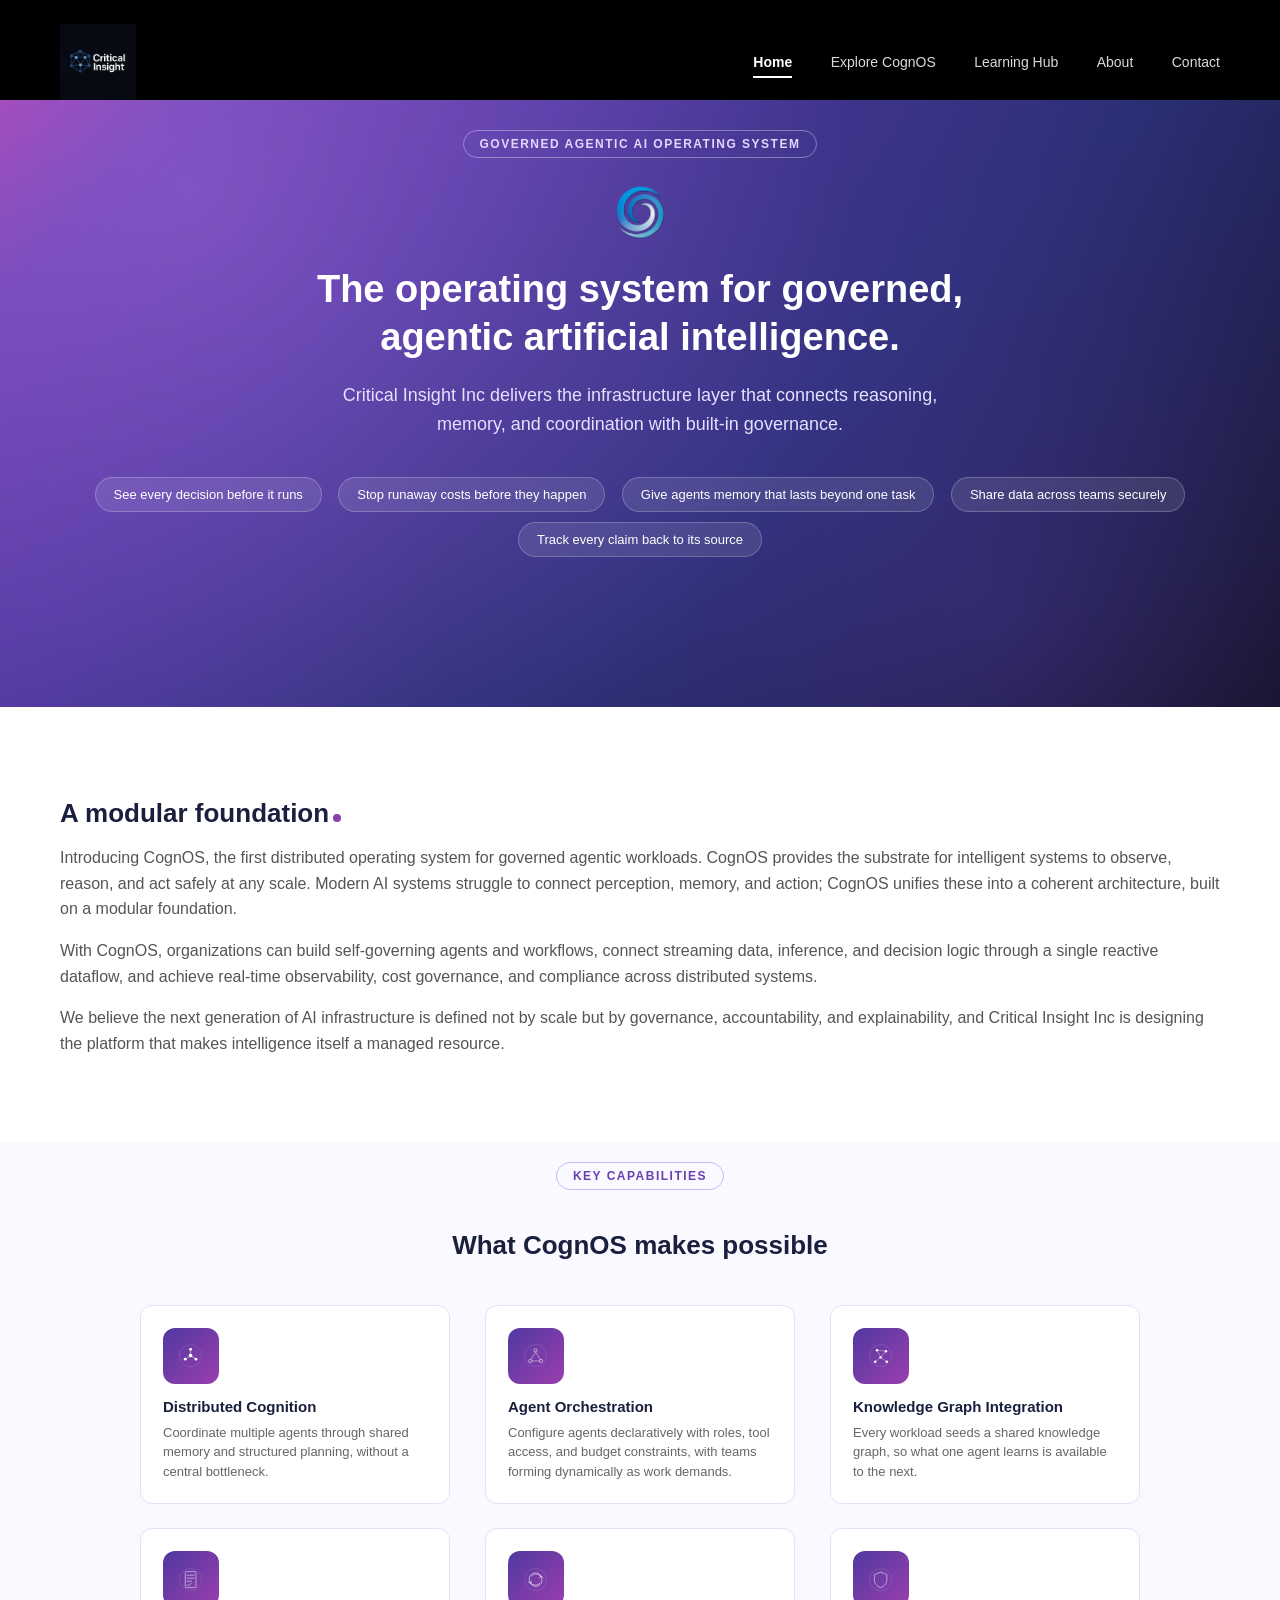
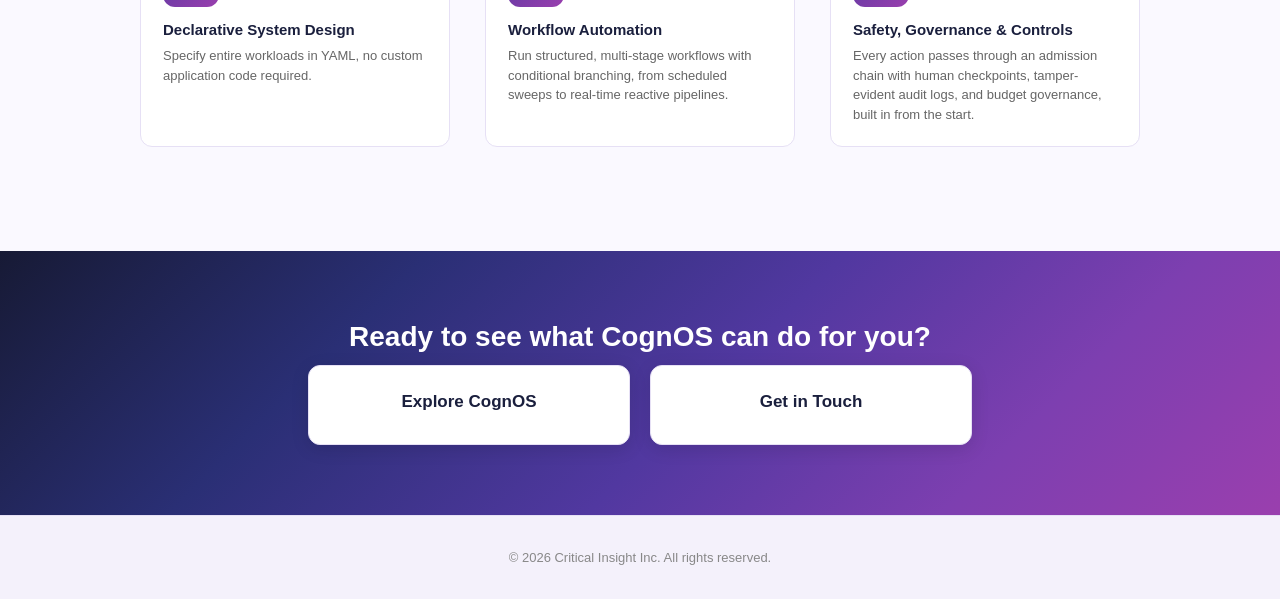
<file: index.html>
<!DOCTYPE html>
<html>
<head>
  <!-- Google tag (gtag.js) -->
<script async src="https://www.googletagmanager.com/gtag/js?id=G-FMWPZR3SEM"></script>
<script>
  window.dataLayer = window.dataLayer || [];
  function gtag(){dataLayer.push(arguments);}
  gtag('js', new Date());
  gtag('config', 'G-FMWPZR3SEM');
</script>
<meta charset="UTF-8">
<meta name="viewport" content="width=device-width, initial-scale=1.0">
<title>CognOS by Critical Insight Inc. | Governed Agentic AI Operating System</title>
<meta name="description" content="CognOS is the operating system for governed AI agents — orchestration, shared knowledge, and built-in safety controls, enforced underneath every workload." />
<link rel="canonical" href="https://www.criticalinsight.ai/" />
<meta property="og:title" content="CognOS by Critical Insight Inc. | Governed Agentic AI Operating System" />
<meta property="og:description" content="CognOS is the operating system for governed AI agents — orchestration, shared knowledge, and built-in safety controls, enforced underneath every workload." />
<meta property="og:type" content="website" />
<meta property="og:url" content="https://www.criticalinsight.ai/" />
<meta name="twitter:card" content="summary_large_image" />
<meta property="og:image" content="https://www.criticalinsight.ai/og-image.jpg" />
<meta name="twitter:image" content="https://www.criticalinsight.ai/og-image.jpg" />
<link rel="stylesheet" href="styles.css" />
  <style>
  .hero {
    position: relative;
    padding: 30px 60px 110px;
    background: linear-gradient(135deg, #9a3fae 0%, #6a3fae 10%, #5138a0 30%, #2a2f75 60%, #0d0d1a 100%);
    overflow: hidden;
    color: #fff;
    text-align: center;
  }
  h1 { font-size:38px; line-height:1.25; font-weight:600; max-width:780px; margin:0 auto 20px; position:relative; }
  p.sub { font-size:18px; color:#e6dfff; max-width:620px; margin:0 auto 38px; line-height:1.6; position:relative; }
  @media (max-width: 700px) {
    .nav { padding:18px 20px; position:relative; }
    .nav-toggle { display:block; }
    .nav-links {
      display:none; position:absolute; top:56px; left:20px; right:20px;
      background:#1c1440; border:1px solid rgba(255,255,255,0.15); border-radius:10px;
      padding:8px 0; flex-direction:column; z-index:10;
    }
    .nav-links.open { display:flex; }
    .nav-links a { margin:0; padding:12px 20px; border-bottom:1px solid rgba(255,255,255,0.08); }
    .nav-links a:last-child { border-bottom:none; }
    .nav-item { display:block; margin-left:0; }
    .nav-item > a { display:block; padding:12px 20px; border-bottom:1px solid rgba(255,255,255,0.08); }
    .nav-dropdown { display:block !important; position:static; margin-top:0; border:none; border-radius:0; background:rgba(255,255,255,0.05); padding:0; }
    .nav-dropdown a { padding-left:36px; font-size:13px; border-bottom:1px solid rgba(255,255,255,0.05); }
    .hero { padding:20px 24px 60px; }
    .ci-logo-wrap img { height:60px; }
    h1 { font-size:26px; }
    p.sub { font-size:15px; }
    .beats { padding-bottom:6px; }
    .beat { font-size:12px; padding:7px 12px; }
    .body-section, .capabilities, .closing { padding:44px 24px; }
    .body-section h2, .capabilities h2 { font-size:21px; }
    .cap-grid { display:block; }
    .cap-card { width:100%; margin:0 0 16px; }
    .closing-inner { flex-direction:column; }
  }
    .nav-strip { position:relative; z-index:100; }
  </style>
</head>
<body>
  <div class="nav-strip">
    <div class="nav">
      <div class="nav-left">
        <img src="[data-uri]" alt="Critical Insight Inc.">
      </div>
      <div class="nav-links" id="navLinks">
        <a href="index.html" class="active">Home</a>
        <div class="nav-item">
          <a href="CognOS.html">Explore CognOS</a>
          <div class="nav-dropdown">
            <a href="explore_cognos_domains.html">Domains</a>
            <a href="explore_cognos_industries.html">Industries</a>
          </div>
        </div>
        <div class="nav-item">
          <a href="learning-hub.html">Learning Hub</a>
          <div class="nav-dropdown">
            <a href="security.html">Security</a>
          </div>
        </div>
        <a href="about.html">About</a>
        <a href="contact.html">Contact</a>
      </div>
      <button class="nav-toggle" id="navToggle" aria-label="Toggle menu">
        <span></span><span></span><span></span>
      </button>
    </div>
  </div>
  <div class="hero">
    <span class="eyebrow">GOVERNED AGENTIC AI OPERATING SYSTEM</span>
    <div class="swirl-wrap">
      <img src="[data-uri]" alt="CognOS">
    </div>
    <h1>The operating system for governed, agentic artificial intelligence.</h1>
    <p class="sub">Critical Insight Inc delivers the infrastructure layer that connects reasoning, memory, and coordination with built-in governance.</p>
    <div class="beats">
      <div class="beat">See every decision before it runs</div>
      <div class="beat">Stop runaway costs before they happen</div>
      <div class="beat">Give agents memory that lasts beyond one task</div>
      <div class="beat">Share data across teams securely</div>
      <div class="beat">Track every claim back to its source</div>
    </div>
  </div>

  <div class="body-section">
    <h2>A modular foundation<span class="accent-dot"></span></h2>
    <p>Introducing CognOS, the first distributed operating system for governed agentic workloads. CognOS provides the substrate for intelligent systems to observe, reason, and act safely at any scale. Modern AI systems struggle to connect perception, memory, and action; CognOS unifies these into a coherent architecture, built on a modular foundation.</p>
    <p>With CognOS, organizations can build self-governing agents and workflows, connect streaming data, inference, and decision logic through a single reactive dataflow, and achieve real-time observability, cost governance, and compliance across distributed systems.</p>
    <p>We believe the next generation of AI infrastructure is defined not by scale but by governance, accountability, and explainability, and Critical Insight Inc is designing the platform that makes intelligence itself a managed resource.</p>
  </div>

  <div class="capabilities">
    <span class="cap-eyebrow">KEY CAPABILITIES</span>
    <h2>What CognOS makes possible</h2>
    <div class="cap-grid">
      <div class="cap-card">
        <div class="cap-icon"><svg viewBox="0 0 220 220" xmlns="http://www.w3.org/2000/svg">
          <circle cx="110" cy="110" r="62" fill="none" stroke="#ffffff" stroke-opacity="0.4" stroke-width="1.5"/>
          <line x1="110" y1="110" x2="110" y2="75" stroke="#ffffff" stroke-width="3"/>
          <line x1="110" y1="110" x2="140" y2="130" stroke="#ffffff" stroke-width="3"/>
          <line x1="110" y1="110" x2="80" y2="130" stroke="#ffffff" stroke-width="3"/>
          <circle cx="110" cy="110" r="10" fill="#ffffff"/>
          <circle cx="110" cy="75" r="8" fill="#ffffff"/>
          <circle cx="140" cy="130" r="8" fill="#ffffff"/>
          <circle cx="80" cy="130" r="8" fill="#ffffff"/>
        </svg></div>
        <h3>Distributed Cognition</h3>
        <p>Coordinate multiple agents through shared memory and structured planning, without a central bottleneck.</p>
      </div>
      <div class="cap-card">
        <div class="cap-icon"><svg viewBox="0 0 220 220" xmlns="http://www.w3.org/2000/svg">
          <circle cx="110" cy="110" r="62" fill="none" stroke="#ffffff" stroke-opacity="0.4" stroke-width="1.5"/>
          <circle cx="110" cy="80" r="9" fill="none" stroke="#ffffff" stroke-width="3"/>
          <circle cx="80" cy="140" r="9" fill="none" stroke="#ffffff" stroke-width="3"/>
          <circle cx="140" cy="140" r="9" fill="none" stroke="#ffffff" stroke-width="3"/>
          <line x1="110" y1="89" x2="84" y2="132" stroke="#ffffff" stroke-width="2.5"/>
          <line x1="110" y1="89" x2="136" y2="132" stroke="#ffffff" stroke-width="2.5"/>
          <line x1="89" y1="140" x2="131" y2="140" stroke="#ffffff" stroke-width="2.5"/>
        </svg></div>
        <h3>Agent Orchestration</h3>
        <p>Configure agents declaratively with roles, tool access, and budget constraints, with teams forming dynamically as work demands.</p>
      </div>
      <div class="cap-card">
        <div class="cap-icon"><svg viewBox="0 0 220 220" xmlns="http://www.w3.org/2000/svg">
          <circle cx="110" cy="110" r="62" fill="none" stroke="#ffffff" stroke-opacity="0.4" stroke-width="1.5"/>
          <line x1="90" y1="80" x2="140" y2="85" stroke="#ffffff" stroke-width="2"/>
          <line x1="90" y1="80" x2="110" y2="120" stroke="#ffffff" stroke-width="2"/>
          <line x1="140" y1="85" x2="110" y2="120" stroke="#ffffff" stroke-width="2"/>
          <line x1="110" y1="120" x2="80" y2="145" stroke="#ffffff" stroke-width="2"/>
          <line x1="110" y1="120" x2="145" y2="145" stroke="#ffffff" stroke-width="2"/>
          <circle cx="90" cy="80" r="7" fill="#ffffff"/>
          <circle cx="140" cy="85" r="7" fill="#ffffff"/>
          <circle cx="110" cy="120" r="7" fill="#ffffff"/>
          <circle cx="80" cy="145" r="7" fill="#ffffff"/>
          <circle cx="145" cy="145" r="7" fill="#ffffff"/>
        </svg></div>
        <h3>Knowledge Graph Integration</h3>
        <p>Every workload seeds a shared knowledge graph, so what one agent learns is available to the next.</p>
      </div>
      <div class="cap-card">
        <div class="cap-icon"><svg viewBox="0 0 220 220" xmlns="http://www.w3.org/2000/svg">
          <circle cx="110" cy="110" r="62" fill="none" stroke="#ffffff" stroke-opacity="0.4" stroke-width="1.5"/>
          <rect x="80" y="65" width="60" height="90" rx="6" fill="none" stroke="#ffffff" stroke-width="3"/>
          <line x1="90" y1="85" x2="130" y2="85" stroke="#ffffff" stroke-width="3" stroke-linecap="round"/>
          <line x1="90" y1="102" x2="130" y2="102" stroke="#ffffff" stroke-width="3" stroke-linecap="round"/>
          <line x1="90" y1="119" x2="115" y2="119" stroke="#ffffff" stroke-width="3" stroke-linecap="round"/>
          <path d="M90 138 l8 8 l16 -16" fill="none" stroke="#ffffff" stroke-width="3" stroke-linecap="round" stroke-linejoin="round"/>
        </svg></div>
        <h3>Declarative System Design</h3>
        <p>Specify entire workloads in YAML, no custom application code required.</p>
      </div>
      <div class="cap-card">
        <div class="cap-icon"><svg viewBox="0 0 220 220" xmlns="http://www.w3.org/2000/svg">
          <circle cx="110" cy="110" r="62" fill="none" stroke="#ffffff" stroke-opacity="0.4" stroke-width="1.5"/>
          <path d="M 85 90 A 35 35 0 1 1 80 130" fill="none" stroke="#ffffff" stroke-width="3" stroke-linecap="round"/>
          <path d="M 80 130 L 68 122 M 80 130 L 88 118" fill="none" stroke="#ffffff" stroke-width="3" stroke-linecap="round" stroke-linejoin="round"/>
          <path d="M 135 130 A 35 35 0 1 1 140 90" fill="none" stroke="#ffffff" stroke-width="3" stroke-linecap="round"/>
          <path d="M 140 90 L 152 98 M 140 90 L 132 102" fill="none" stroke="#ffffff" stroke-width="3" stroke-linecap="round" stroke-linejoin="round"/>
        </svg></div>
        <h3>Workflow Automation</h3>
        <p>Run structured, multi-stage workflows with conditional branching, from scheduled sweeps to real-time reactive pipelines.</p>
      </div>
      <div class="cap-card">
        <div class="cap-icon"><svg viewBox="0 0 220 220" xmlns="http://www.w3.org/2000/svg">
          <circle cx="110" cy="110" r="62" fill="none" stroke="#ffffff" stroke-opacity="0.4" stroke-width="1.5"/>
          <path d="M 110 68 L 145 82 L 145 112 C 145 132 130 148 110 155 C 90 148 75 132 75 112 L 75 82 Z" fill="none" stroke="#ffffff" stroke-width="3" stroke-linejoin="round"/>
        </svg></div>
        <h3>Safety, Governance & Controls</h3>
        <p>Every action passes through an admission chain with human checkpoints, tamper-evident audit logs, and budget governance, built in from the start.</p>
      </div>
    </div>
  </div>

  <div class="closing">
    <h2>Ready to see what CognOS can do for you?</h2>
    <div class="closing-inner">
      <a href="CognOS.html" class="link-card">
        <div class="link-card-title">Explore CognOS</div>
      </a>
      <a href="contact.html" class="link-card">
        <div class="link-card-title">Get in Touch</div>
      </a>
    </div>
  </div>

  <div class="footer">
    <p>&copy; 2026 Critical Insight Inc. All rights reserved.</p>
  </div>
  <script src="script.js"></script>
</body>
</html>
</file>
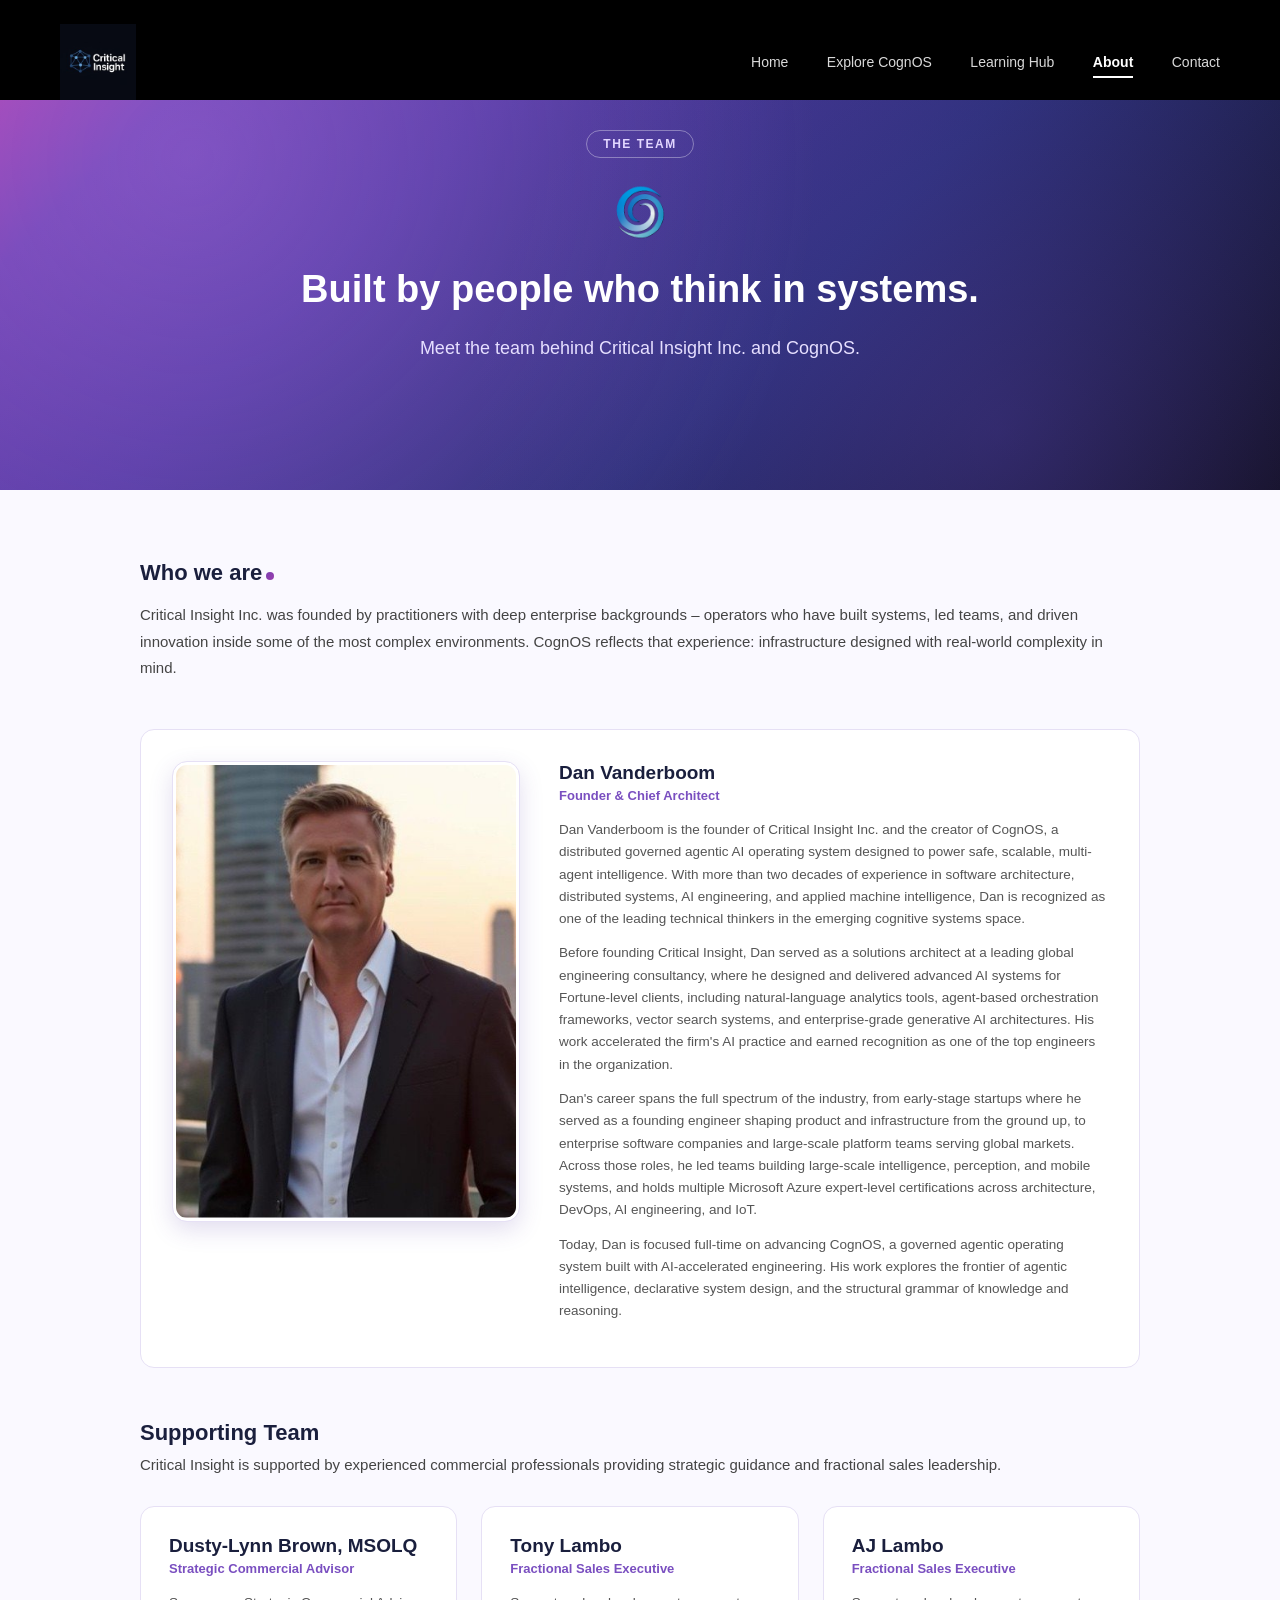
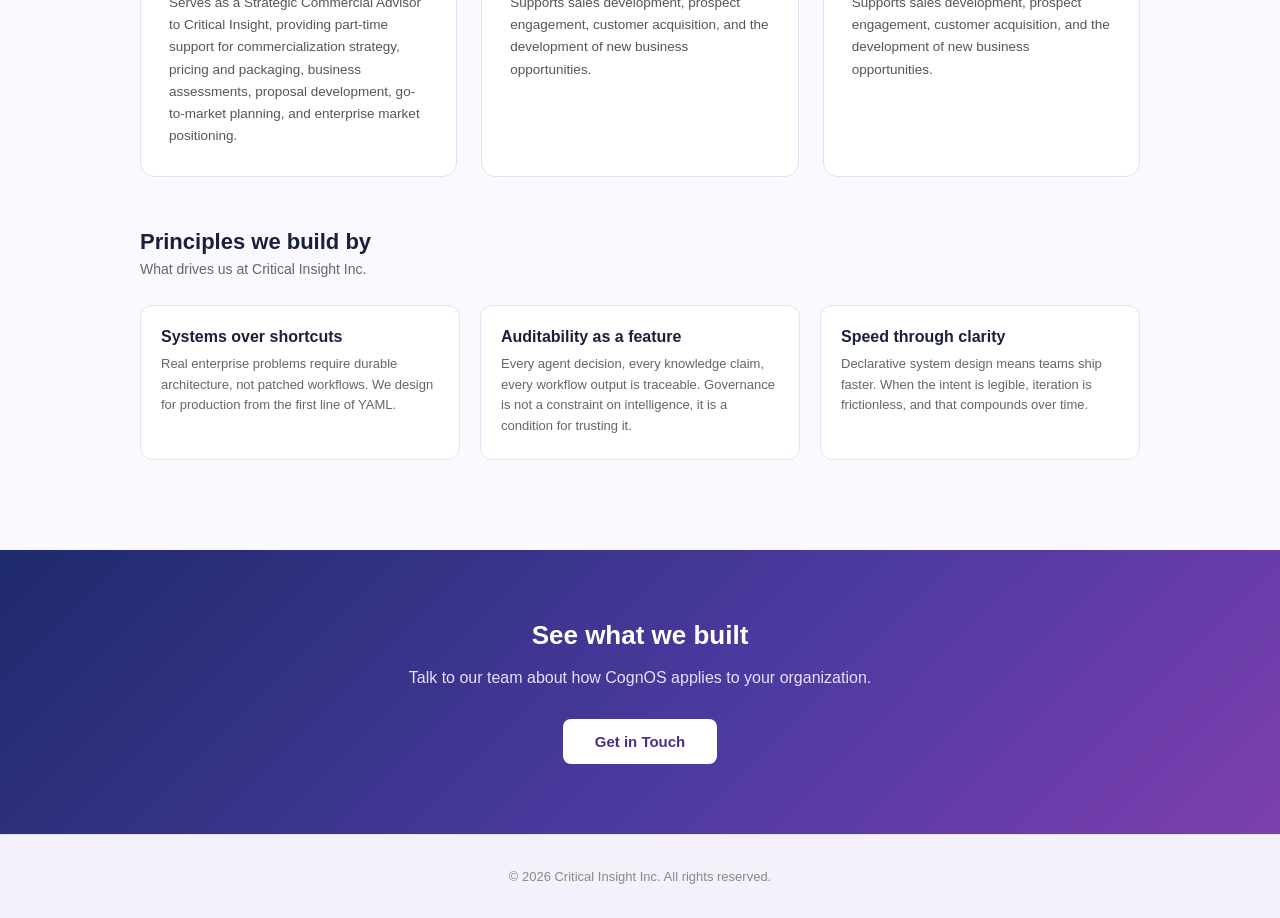
<file: about.html>
<!DOCTYPE html>
<html>
<head>
  <!-- Google tag (gtag.js) -->
<script async src="https://www.googletagmanager.com/gtag/js?id=G-FMWPZR3SEM"></script>
<script>
  window.dataLayer = window.dataLayer || [];
  function gtag(){dataLayer.push(arguments);}
  gtag('js', new Date());
  gtag('config', 'G-FMWPZR3SEM');
</script>
<meta charset="UTF-8">
<meta name="viewport" content="width=device-width, initial-scale=1.0">
<title>About Us | Critical Insight Inc.</title>
<meta name="description" content="Meet the team behind Critical Insight Inc. and CognOS, the operating system for governed, agentic AI." />
<link rel="canonical" href="https://www.criticalinsight.ai/about.html" />
<meta property="og:title" content="About Us | Critical Insight Inc." />
<meta property="og:description" content="Meet the team behind Critical Insight Inc. and CognOS, the operating system for governed, agentic AI." />
<meta property="og:type" content="website" />
<meta property="og:url" content="https://www.criticalinsight.ai/about.html" />
<meta name="twitter:card" content="summary_large_image" />
<meta property="og:image" content="https://www.criticalinsight.ai/og-image.jpg" />
<meta name="twitter:image" content="https://www.criticalinsight.ai/og-image.jpg" />
<link rel="stylesheet" href="styles.css" />
  <style>
  .hero {
    position: relative;
    padding: 30px 60px 90px;
    background: linear-gradient(135deg, #9a3fae 0%, #6a3fae 10%, #5138a0 30%, #2a2f75 60%, #0d0d1a 100%);
    overflow: hidden;
    color: #fff;
    text-align: center;
  }
  h1 { font-size:38px; line-height:1.25; font-weight:600; max-width:780px; margin:0 auto 20px; position:relative; }
  p.sub { font-size:18px; color:#e6dfff; max-width:620px; margin:0 auto 38px; line-height:1.6; position:relative; }
  @media (max-width: 900px) { .team-grid { grid-template-columns:1fr; } }
  @media (max-width: 900px) { .module-grid { grid-template-columns:1fr; } }
  @media (max-width: 700px) {
    .nav { padding:18px 20px; position:relative; }
    .nav-toggle { display:block; }
    .nav-links {
      display:none; position:absolute; top:56px; left:20px; right:20px;
      background:#1c1440; border:1px solid rgba(255,255,255,0.15); border-radius:10px;
      padding:8px 0; flex-direction:column; z-index:10;
    }
    .nav-links.open { display:flex; }
    .nav-links > a { margin:0; padding:12px 20px; border-bottom:1px solid rgba(255,255,255,0.08); }
    .nav-links > a:last-child { border-bottom:none; }
    .nav-item { display:block; margin-left:0; }
    .nav-item > a { display:block; padding:12px 20px; border-bottom:1px solid rgba(255,255,255,0.08); }
    .nav-dropdown { display:block !important; position:static; margin-top:0; border:none; border-radius:0; background:rgba(255,255,255,0.05); padding:0; }
    .nav-dropdown a { padding-left:36px; font-size:13px; border-bottom:1px solid rgba(255,255,255,0.05); }
    .hero { padding:20px 24px 56px; }
    h1 { font-size:24px; }
    p.sub { font-size:15px; }
    .cards-section { padding:44px 24px; }
    .platform-card { flex-direction:column; align-items:flex-start; }
    .cards-grid { flex-direction:column; }
  }
    
    .lead-grid { display:block !important; grid-template-columns:none !important; }
    .lead-card { display:flex !important; flex-direction:row; align-items:flex-start; gap:40px; width:100%; box-sizing:border-box; text-align:left; padding:32px; }
    .lead-card .team-photo { width:340px; max-width:38%; height:auto; aspect-ratio:3/4; object-fit:cover; object-position:top center; flex-shrink:0; border-radius:14px; margin:0; }
    .lead-card .team-info { flex:1; min-width:0; text-align:left; }
    .lead-card .team-info h3, .lead-card .team-role { text-align:left; }
    .support-grid { display:grid; grid-template-columns:repeat(3,1fr); gap:24px; }
    .support-card { background:#fff; border:1px solid #e6e0f5; border-radius:14px; padding:28px; box-sizing:border-box; text-align:left; }
    .support-card h3 { font-size:19px; color:#1a1f3d; margin:0 0 4px; }
    .support-role { font-size:13px; font-weight:600; color:#7a4fc0; margin:0 0 16px; }
    .support-bio { font-size:13.5px; color:#555; line-height:1.65; margin:0; }
    @media (max-width: 900px) {
      .lead-card { flex-direction:column; gap:20px; padding:24px; }
      .lead-card .team-photo { width:100%; max-width:100%; aspect-ratio:4/5; max-height:420px; margin:0; }
      .support-grid { grid-template-columns:1fr; }
    }
    .nav-strip { position:relative; z-index:100; }
  </style>
</head>
<body>
  <div class="hero-wrap">
  <div class="nav-strip">
    <div class="nav">
      <div class="nav-left">
        <img src="[data-uri]" alt="Critical Insight Inc.">
      </div>
      <div class="nav-links" id="navLinks">
        <a href="index.html">Home</a>
        <div class="nav-item">
          <a href="CognOS.html">Explore CognOS</a>
          <div class="nav-dropdown">
            <a href="explore_cognos_domains.html">Domains</a>
            <a href="explore_cognos_industries.html">Industries</a>
          </div>
        </div>
        <div class="nav-item">
          <a href="learning-hub.html">Learning Hub</a>
          <div class="nav-dropdown">
            <a href="security.html">Security</a>
          </div>
        </div>
        <a href="about.html" class="active">About</a>
        <a href="contact.html">Contact</a>
      </div>
      <button class="nav-toggle" id="navToggle" aria-label="Toggle menu">
        <span></span><span></span><span></span>
      </button>
    </div>
  </div>
  <div class="hero">
    <span class="eyebrow">THE TEAM</span>
    <div class="cognos-lockup">
      <img src="[data-uri]" alt="CognOS" >
    </div>
    <h1>Built by people who think in systems.</h1>
    <p class="sub">Meet the team behind Critical Insight Inc. and CognOS.</p>
  </div>
  </div>

  <div class="cards-section">
    <div class="cards-wrap">
      <h2 style="font-size:22px;color:#1a1f3d;margin:0 0 16px;">Who we are<span class="accent-dot"></span></h2>
      <p style="font-size:15px;color:#444;line-height:1.75;margin:0 0 48px;">Critical Insight Inc. was founded by practitioners with deep enterprise backgrounds – operators who have built systems, led teams, and driven innovation inside some of the most complex environments. CognOS reflects that experience: infrastructure designed with real‑world complexity in mind.</p>

      <div class="team-grid lead-grid">
          <div class="team-card lead-card">
          <img class="team-photo" src="[data-uri]" alt="Dan Vanderboom">
          <div class="team-info">
            <h3>Dan Vanderboom</h3>
            <p class="team-role">Founder &amp; Chief Architect</p>
            <p class="team-bio">Dan Vanderboom is the founder of Critical Insight Inc. and the creator of CognOS, a distributed governed agentic AI operating system designed to power safe, scalable, multi-agent intelligence. With more than two decades of experience in software architecture, distributed systems, AI engineering, and applied machine intelligence, Dan is recognized as one of the leading technical thinkers in the emerging cognitive systems space.</p>
            <p class="team-bio">Before founding Critical Insight, Dan served as a solutions architect at a leading global engineering consultancy, where he designed and delivered advanced AI systems for Fortune-level clients, including natural-language analytics tools, agent-based orchestration frameworks, vector search systems, and enterprise-grade generative AI architectures. His work accelerated the firm's AI practice and earned recognition as one of the top engineers in the organization.</p>
            <p class="team-bio">Dan's career spans the full spectrum of the industry, from early-stage startups where he served as a founding engineer shaping product and infrastructure from the ground up, to enterprise software companies and large-scale platform teams serving global markets. Across those roles, he led teams building large-scale intelligence, perception, and mobile systems, and holds multiple Microsoft Azure expert-level certifications across architecture, DevOps, AI engineering, and IoT.</p>
            <p class="team-bio">Today, Dan is focused full-time on advancing CognOS, a governed agentic operating system built with AI-accelerated engineering. His work explores the frontier of agentic intelligence, declarative system design, and the structural grammar of knowledge and reasoning.</p>
          </div>
        </div>
      </div>

      <h2 style="font-size:22px;color:#1a1f3d;margin:52px 0 6px;">Supporting Team</h2>
      <p style="font-size:15px;color:#444;line-height:1.75;margin:0 0 28px;">Critical Insight is supported by experienced commercial professionals providing strategic guidance and fractional sales leadership.</p>
      <div class="support-grid">
        <div class="support-card">
          <h3>Dusty-Lynn Brown, MSOLQ</h3>
          <p class="support-role">Strategic Commercial Advisor</p>
          <p class="support-bio">Serves as a Strategic Commercial Advisor to Critical Insight, providing part-time support for commercialization strategy, pricing and packaging, business assessments, proposal development, go-to-market planning, and enterprise market positioning.</p>
        </div>
        <div class="support-card">
          <h3>Tony Lambo</h3>
          <p class="support-role">Fractional Sales Executive</p>
          <p class="support-bio">Supports sales development, prospect engagement, customer acquisition, and the development of new business opportunities.</p>
        </div>
        <div class="support-card">
          <h3>AJ Lambo</h3>
          <p class="support-role">Fractional Sales Executive</p>
          <p class="support-bio">Supports sales development, prospect engagement, customer acquisition, and the development of new business opportunities.</p>
        </div>
      </div>


      <h2 style="font-size:22px;color:#1a1f3d;margin:52px 0 6px;">Principles we build by</h2>
      <p style="font-size:14px;color:#666;margin:0 0 28px;">What drives us at Critical Insight Inc.</p>
      <div class="module-grid">
        <div class="module-card"><h3>Systems over shortcuts</h3><p>Real enterprise problems require durable architecture, not patched workflows. We design for production from the first line of YAML.</p></div>
        <div class="module-card"><h3>Auditability as a feature</h3><p>Every agent decision, every knowledge claim, every workflow output is traceable. Governance is not a constraint on intelligence, it is a condition for trusting it.</p></div>
        <div class="module-card"><h3>Speed through clarity</h3><p>Declarative system design means teams ship faster. When the intent is legible, iteration is frictionless, and that compounds over time.</p></div>
      </div>
    </div>
  </div>

  <div class="cta-band">
    <h2>See what we built</h2>
    <p>Talk to our team about how CognOS applies to your organization.</p>
    <a href="contact.html" class="cta-btn">Get in Touch</a>
  </div>

  <div class="footer">
    <p>&copy; 2026 Critical Insight Inc. All rights reserved.</p>
  </div>
  <script src="script.js"></script>
</body>
</html>
</file>
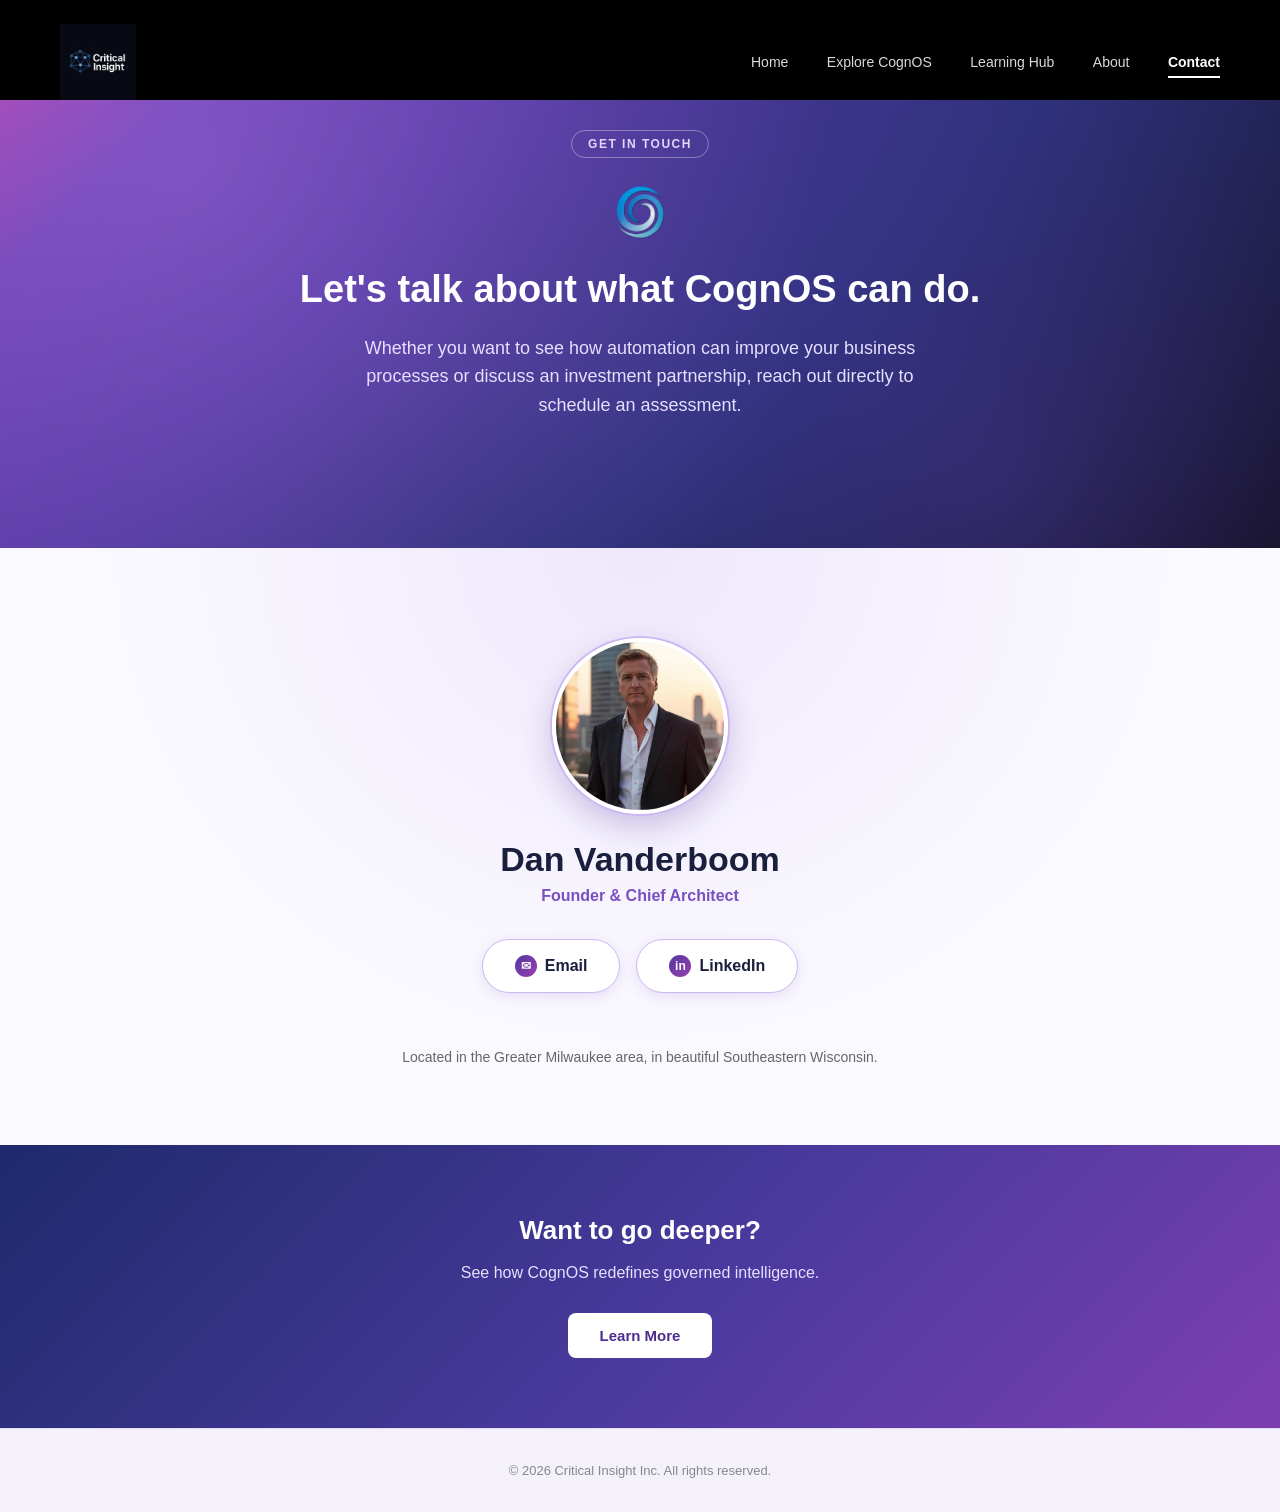
<file: contact.html>
<!DOCTYPE html>
<html>
<head>
  <!-- Google tag (gtag.js) -->
<script async src="https://www.googletagmanager.com/gtag/js?id=G-FMWPZR3SEM"></script>
<script>
  window.dataLayer = window.dataLayer || [];
  function gtag(){dataLayer.push(arguments);}
  gtag('js', new Date());
  gtag('config', 'G-FMWPZR3SEM');
</script>
<meta charset="UTF-8">
<meta name="viewport" content="width=device-width, initial-scale=1.0">
<title>Contact Us | Critical Insight Inc.</title>
<meta name="description" content="Get in touch with Critical Insight Inc. to learn more about CognOS." />
<link rel="canonical" href="https://www.criticalinsight.ai/contact.html" />
<meta property="og:title" content="Contact Us | Critical Insight Inc." />
<meta property="og:description" content="Get in touch with Critical Insight Inc. to learn more about CognOS." />
<meta property="og:type" content="website" />
<meta property="og:url" content="https://www.criticalinsight.ai/contact.html" />
<meta name="twitter:card" content="summary_large_image" />
<meta property="og:image" content="https://www.criticalinsight.ai/og-image.jpg" />
<meta name="twitter:image" content="https://www.criticalinsight.ai/og-image.jpg" />
<link rel="stylesheet" href="styles.css" />
  <style>
  .hero {
    position: relative;
    padding: 30px 60px 90px;
    background: linear-gradient(135deg, #9a3fae 0%, #6a3fae 10%, #5138a0 30%, #2a2f75 60%, #0d0d1a 100%);
    overflow: hidden;
    color: #fff;
    text-align: center;
  }
  h1 { font-size:38px; line-height:1.25; font-weight:600; max-width:780px; margin:0 auto 20px; position:relative; }
  p.sub { font-size:18px; color:#e6dfff; max-width:620px; margin:0 auto 38px; line-height:1.6; position:relative; }
  .contact-btn { display:inline-flex; align-items:center; gap:8px; background:#faf9ff; border:1px solid #e6e0f5; border-radius:10px; padding:10px 18px; margin:0 10px 10px 0; text-decoration:none; color:#1a1f3d; font-size:14px; font-weight:500; transition:background 0.2s; }
  @media (max-width: 900px) { .team-grid { grid-template-columns:1fr; } }
  @media (max-width: 900px) { .module-grid { grid-template-columns:1fr; } }
  @media (max-width: 700px) {
    .nav { padding:18px 20px; position:relative; }
    .nav-toggle { display:block; }
    .nav-links {
      display:none; position:absolute; top:56px; left:20px; right:20px;
      background:#1c1440; border:1px solid rgba(255,255,255,0.15); border-radius:10px;
      padding:8px 0; flex-direction:column; z-index:10;
    }
    .nav-links.open { display:flex; }
    .nav-links > a { margin:0; padding:12px 20px; border-bottom:1px solid rgba(255,255,255,0.08); }
    .nav-links > a:last-child { border-bottom:none; }
    .nav-item { display:block; margin-left:0; }
    .nav-item > a { display:block; padding:12px 20px; border-bottom:1px solid rgba(255,255,255,0.08); }
    .nav-dropdown { display:block !important; position:static; margin-top:0; border:none; border-radius:0; background:rgba(255,255,255,0.05); padding:0; }
    .nav-dropdown a { padding-left:36px; font-size:13px; border-bottom:1px solid rgba(255,255,255,0.05); }
    .hero { padding:20px 24px 56px; }
    h1 { font-size:24px; }
    p.sub { font-size:15px; }
    .cards-section { padding:44px 24px; }
    .platform-card { flex-direction:column; align-items:flex-start; }
    .cards-grid { flex-direction:column; }
  }
  .contact-section { padding:90px 24px 80px; background:radial-gradient(ellipse at 50% 0%, #efe8fb 0%, #faf9ff 60%); }
  .contact-person { text-align:center; }
  .contact-photo { width:168px; height:168px; border-radius:50%; object-fit:cover; object-position:top center; display:block; margin:0 auto 26px; border:4px solid #fff; box-shadow:0 0 0 2px #cdb8f2, 0 12px 32px rgba(81,56,160,0.28); }
  .contact-name { font-size:34px; color:#1a1f3d; margin:0 0 8px; font-weight:600; }
  .contact-role { font-size:16px; color:#7a4fc0; font-weight:600; margin:0 0 34px; }
  .contact-actions { display:flex; justify-content:center; gap:16px; flex-wrap:wrap; }
  .contact-actions .contact-btn { margin:0; padding:15px 32px; font-size:16px; font-weight:600; border-radius:999px; background:#fff; border:1.5px solid #cdb8f2; box-shadow:0 4px 14px rgba(122,79,192,0.14); }
  .contact-actions .contact-btn:hover { background:#f0ebfb; }
  .contact-loc { text-align:center; font-size:14px; color:#666; margin:56px 0 0; }
  @media (max-width: 700px) {
    .contact-section { padding:56px 24px 52px; }
    .contact-photo { width:140px; height:140px; }
    .contact-name { font-size:28px; }
    .contact-actions { flex-direction:column; max-width:320px; margin:0 auto; }
    .contact-actions .contact-btn { justify-content:center; }
    .contact-loc { margin-top:40px; }
  }
    .nav-strip { position:relative; z-index:100; }
  </style>
</head>
<body>
  <div class="hero-wrap">
  <div class="nav-strip">
    <div class="nav">
      <div class="nav-left">
        <img src="[data-uri]" alt="Critical Insight Inc.">
      </div>
      <div class="nav-links" id="navLinks">
        <a href="index.html">Home</a>
        <div class="nav-item">
          <a href="CognOS.html">Explore CognOS</a>
          <div class="nav-dropdown">
            <a href="explore_cognos_domains.html">Domains</a>
            <a href="explore_cognos_industries.html">Industries</a>
          </div>
        </div>
        <div class="nav-item">
          <a href="learning-hub.html">Learning Hub</a>
          <div class="nav-dropdown">
            <a href="security.html">Security</a>
          </div>
        </div>
        <a href="about.html">About</a>
        <a href="contact.html" class="active">Contact</a>
      </div>
      <button class="nav-toggle" id="navToggle" aria-label="Toggle menu">
        <span></span><span></span><span></span>
      </button>
    </div>
  </div>
  <div class="hero">
    <span class="eyebrow">GET IN TOUCH</span>
    <div class="cognos-lockup">
      <img src="[data-uri]" alt="CognOS" >
    </div>
    <h1>Let's talk about what CognOS can do.</h1>
    <p class="sub">Whether you want to see how automation can improve your business processes or discuss an investment partnership, reach out directly to schedule an assessment.</p>
  </div>
  </div>

  <div class="cards-section contact-section">
    <div class="cards-wrap">
      <div class="contact-person">
        <img class="contact-photo" src="[data-uri]" alt="Dan Vanderboom">
        <h3 class="contact-name">Dan Vanderboom</h3>
        <p class="contact-role">Founder &amp; Chief Architect</p>
        <div class="contact-actions">
          <a href="mailto:dan@criticalinsight.ai" class="contact-btn">
            <span class="contact-btn__icon">&#9993;</span> Email
          </a>
          <a href="https://www.linkedin.com/in/danvanderboom/" target="_blank" rel="noopener" class="contact-btn">
            <span class="contact-btn__icon">in</span> LinkedIn
          </a>
        </div>
      </div>

      <p class="contact-loc">Located in the Greater Milwaukee area, in beautiful Southeastern Wisconsin.</p>
    </div>
  </div>

  <div class="cta-band">
    <h2>Want to go deeper?</h2>
    <p>See how CognOS redefines governed intelligence.</p>
    <a href="CognOS.html" class="cta-btn">Learn More</a>
  </div>

  <div class="footer">
    <p>&copy; 2026 Critical Insight Inc. All rights reserved.</p>
  </div>
  <script src="script.js"></script>
</body>
</html>
</file>
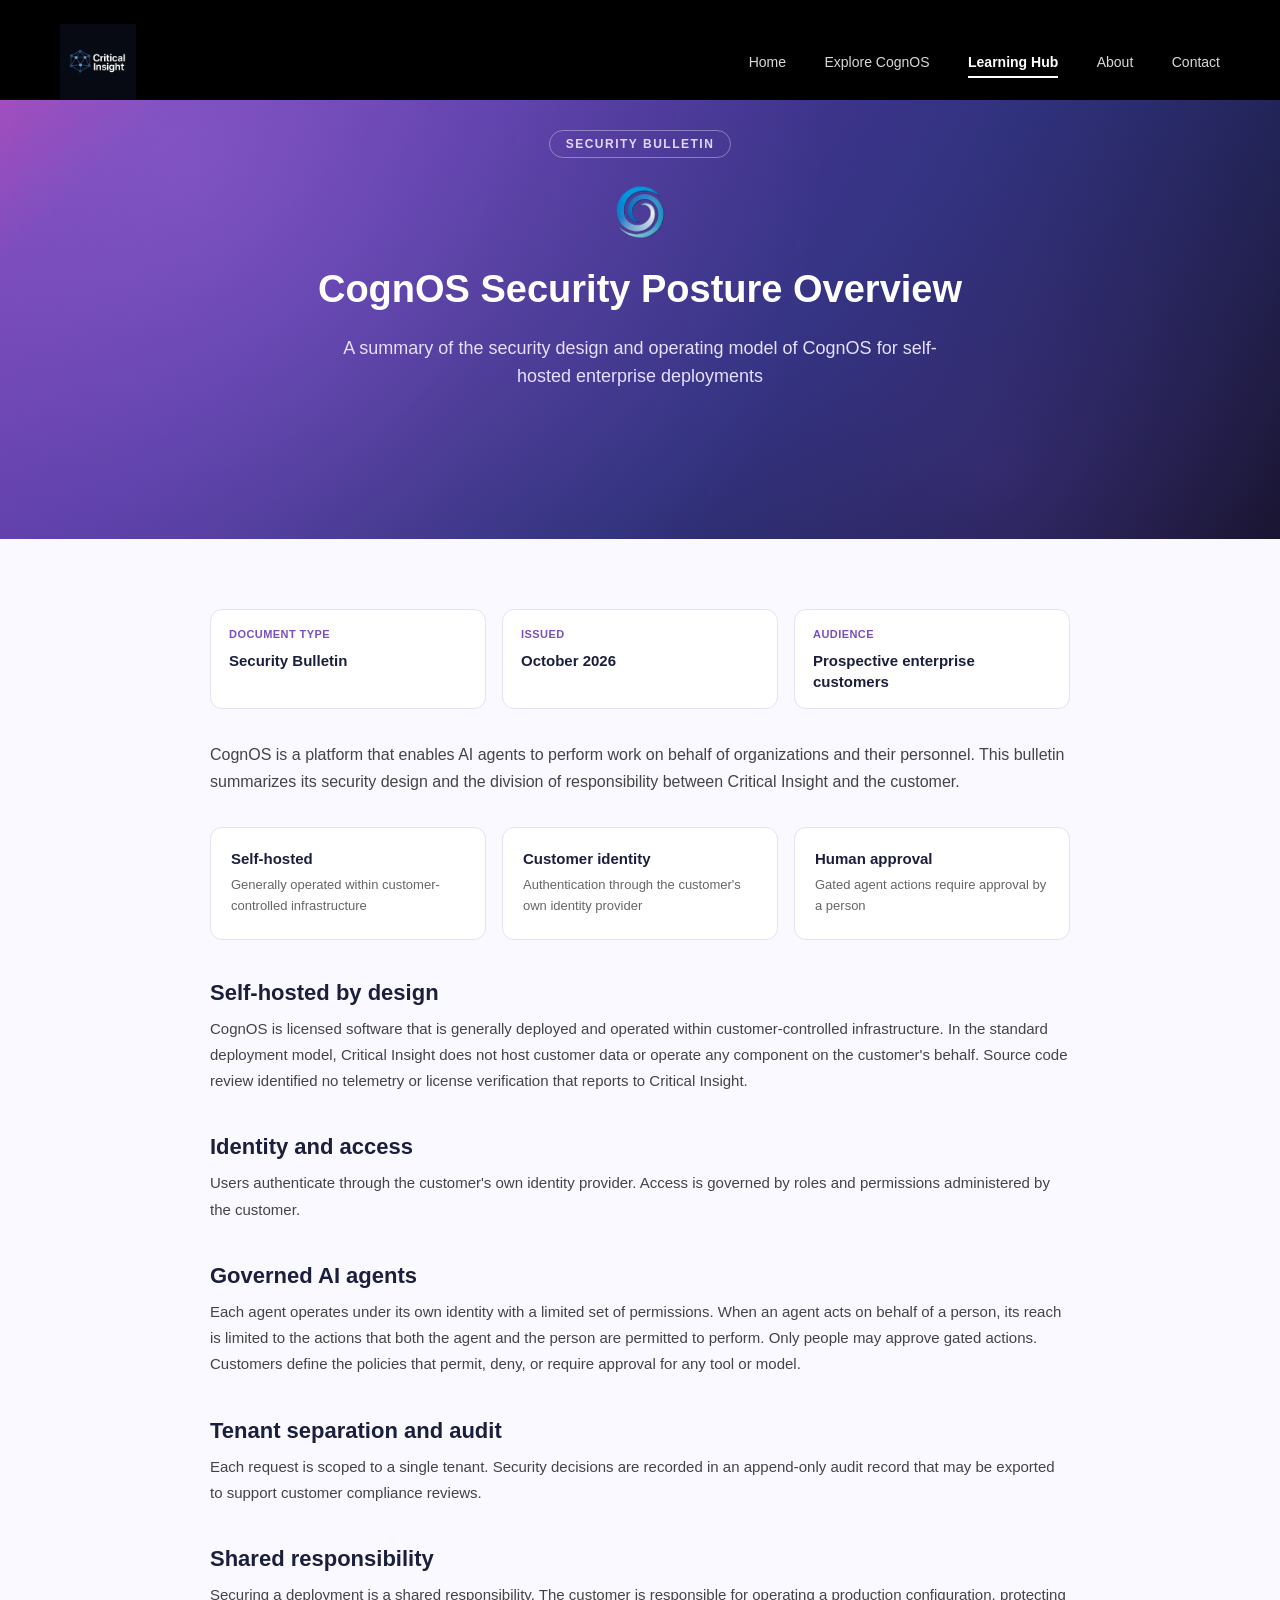
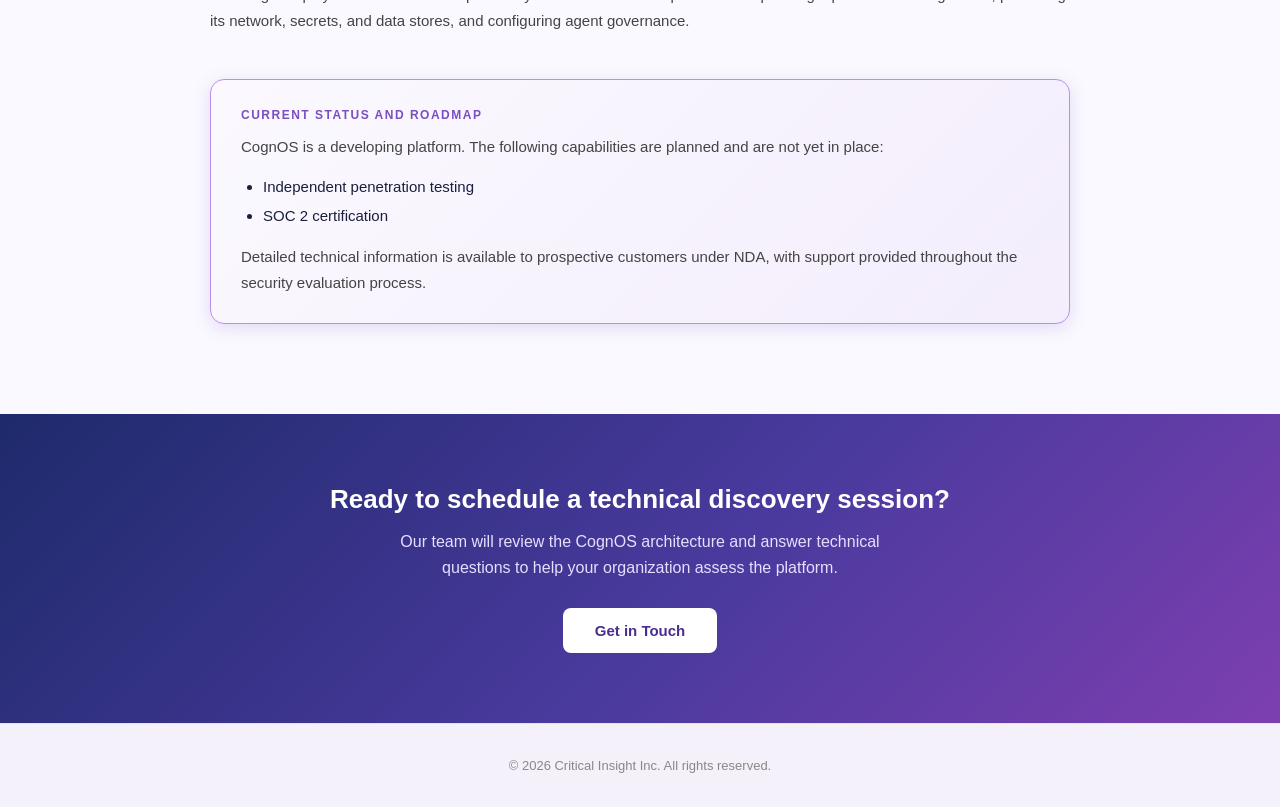
<file: security.html>
<!DOCTYPE html>
<html>
<head>
  <!-- Google tag (gtag.js) -->
<script async src="https://www.googletagmanager.com/gtag/js?id=G-FMWPZR3SEM"></script>
<script>
  window.dataLayer = window.dataLayer || [];
  function gtag(){dataLayer.push(arguments);}
  gtag('js', new Date());
  gtag('config', 'G-FMWPZR3SEM');
</script>
<meta charset="UTF-8">
<meta name="viewport" content="width=device-width, initial-scale=1.0">
<title>CognOS Security Posture Overview | Critical Insight Inc.</title>
<meta name="description" content="A summary of the security design and operating model of CognOS for self-hosted enterprise deployments." />
<link rel="canonical" href="https://www.criticalinsight.ai/security.html" />
<meta property="og:title" content="CognOS Security Posture Overview | Critical Insight Inc." />
<meta property="og:description" content="A summary of the security design and operating model of CognOS for self-hosted enterprise deployments." />
<meta property="og:type" content="website" />
<meta property="og:url" content="https://www.criticalinsight.ai/security.html" />
<meta name="twitter:card" content="summary_large_image" />
<meta property="og:image" content="https://www.criticalinsight.ai/og-image.jpg" />
<meta name="twitter:image" content="https://www.criticalinsight.ai/og-image.jpg" />
<link rel="stylesheet" href="styles.css" />
  <style>
  .hero {
    position: relative;
    padding: 30px 60px 110px;
    background: linear-gradient(135deg, #9a3fae 0%, #6a3fae 10%, #5138a0 30%, #2a2f75 60%, #0d0d1a 100%);
    overflow: hidden;
    color: #fff;
    text-align: center;
  }
  h1 { font-size:38px; line-height:1.25; font-weight:600; max-width:780px; margin:0 auto 20px; position:relative; }
  p.sub { font-size:18px; color:#e6dfff; max-width:620px; margin:0 auto 38px; line-height:1.6; position:relative; }
  @media (max-width: 900px) { .screenshot-grid { grid-template-columns:1fr; } }
  .contact-btn { display:flex; align-items:center; gap:10px; background:#faf9ff; border:1px solid #e6e0f5; border-radius:10px; padding:12px 16px; margin-bottom:12px; text-decoration:none; color:#1a1f3d; font-size:14px; font-weight:500; transition:background 0.2s; }
  @media (max-width: 900px) { .module-grid { grid-template-columns:1fr; } }
  @media (max-width: 700px) {
    .nav { padding:18px 20px; position:relative; }
    .nav-toggle { display:block; }
    .nav-links {
      display:none; position:absolute; top:56px; left:20px; right:20px;
      background:#1c1440; border:1px solid rgba(255,255,255,0.15); border-radius:10px;
      padding:8px 0; flex-direction:column; z-index:10;
    }
    .nav-links.open { display:flex; }
    .nav-links > a { margin:0; padding:12px 20px; border-bottom:1px solid rgba(255,255,255,0.08); }
    .nav-links > a:last-child { border-bottom:none; }
    .nav-item { display:block; margin-left:0; }
    .nav-item > a { display:block; padding:12px 20px; border-bottom:1px solid rgba(255,255,255,0.08); }
    .nav-dropdown { display:block !important; position:static; margin-top:0; border:none; border-radius:0; background:rgba(255,255,255,0.05); padding:0; }
    .nav-dropdown a { padding-left:36px; font-size:13px; border-bottom:1px solid rgba(255,255,255,0.05); }
    .hero { padding:20px 24px 56px; }
    h1 { font-size:24px; }
    p.sub { font-size:15px; }
    .cards-section { padding:44px 24px; }
    .platform-card { flex-direction:column; align-items:flex-start; }
    .cards-grid { flex-direction:column; }
  }
    .nav-strip { position:relative; z-index:100; }
  .sec-wrap { max-width:860px; margin:0 auto; }
  .sec-meta { display:flex; gap:16px; flex-wrap:wrap; margin:0 0 32px; }
  .sec-meta .module-card { flex:1 1 200px; padding:16px 18px; }
  .sec-meta .lbl { font-size:11px; color:#7a4fc0; font-weight:600; text-transform:uppercase; letter-spacing:0.04em; margin:0 0 6px; }
  .sec-meta .val { font-size:15px; color:#1a1f3d; font-weight:600; margin:0; line-height:1.4; }
  .sec-intro { font-size:16px; color:#444; line-height:1.7; margin:0 0 32px; }
  .sec-tiles { display:grid; grid-template-columns:repeat(3,1fr); gap:16px; margin:0 0 12px; }
  .sec-tiles .module-card h3 { font-size:15px; }
  .sec-h2 { font-size:22px; color:#1a1f3d; margin:40px 0 10px; }
  .sec-p { font-size:15px; color:#444; line-height:1.75; margin:0; }
  .sec-status { background:linear-gradient(135deg,#fbf9ff 0%,#f3edfc 100%); border:1.5px solid #b98ef0; border-radius:14px; box-shadow:0 4px 18px rgba(122,79,192,0.18); padding:28px 30px; margin-top:44px; }
  .sec-status h2 { font-size:12px; letter-spacing:1.5px; text-transform:uppercase; color:#7a4fc0; margin:0 0 12px; font-weight:700; }
  .sec-status p { font-size:15px; color:#444; line-height:1.7; margin:0 0 14px; }
  .sec-status p:last-child { margin:14px 0 0; }
  .sec-status ul { margin:0; padding-left:22px; color:#1a1f3d; font-size:15px; line-height:1.9; }
  @media (max-width: 900px) { .sec-tiles { grid-template-columns:1fr; } }
  @media (max-width: 700px) { .sec-status { padding:22px 20px; } }
  </style>
</head>
<body>
  <div class="hero-wrap">
  <div class="nav-strip">
    <div class="nav">
      <div class="nav-left">
        <img src="[data-uri]" alt="Critical Insight Inc.">
      </div>
      <div class="nav-links" id="navLinks">
        <a href="index.html">Home</a>
        <div class="nav-item">
          <a href="CognOS.html">Explore CognOS</a>
          <div class="nav-dropdown">
            <a href="explore_cognos_domains.html">Domains</a>
            <a href="explore_cognos_industries.html">Industries</a>
          </div>
        </div>
        <div class="nav-item">
          <a href="learning-hub.html" class="active">Learning Hub</a>
          <div class="nav-dropdown">
            <a href="security.html" class="active">Security</a>
          </div>
        </div>
        <a href="about.html">About</a>
        <a href="contact.html">Contact</a>
      </div>
      <button class="nav-toggle" id="navToggle" aria-label="Toggle menu">
        <span></span><span></span><span></span>
      </button>
    </div>
  </div>
  <div class="hero">
    <span class="eyebrow">SECURITY BULLETIN</span>
    <div class="cognos-lockup">
      <img src="[data-uri]" alt="CognOS" >
    </div>
    <h1>CognOS Security Posture Overview</h1>
    <p class="sub">A summary of the security design and operating model of CognOS for self-hosted enterprise deployments</p>
  </div>
  </div>

  <div class="cards-section">
    <div class="sec-wrap">
      <div class="sec-meta">
        <div class="module-card"><p class="lbl">Document type</p><p class="val">Security Bulletin</p></div>
        <div class="module-card"><p class="lbl">Issued</p><p class="val">October 2026</p></div>
        <div class="module-card"><p class="lbl">Audience</p><p class="val">Prospective enterprise customers</p></div>
      </div>

      <p class="sec-intro">CognOS is a platform that enables AI agents to perform work on behalf of organizations and their personnel. This bulletin summarizes its security design and the division of responsibility between Critical Insight and the customer.</p>

      <div class="sec-tiles">
        <div class="module-card"><h3>Self-hosted</h3><p>Generally operated within customer-controlled infrastructure</p></div>
        <div class="module-card"><h3>Customer identity</h3><p>Authentication through the customer's own identity provider</p></div>
        <div class="module-card"><h3>Human approval</h3><p>Gated agent actions require approval by a person</p></div>
      </div>

      <h2 class="sec-h2">Self-hosted by design</h2>
      <p class="sec-p">CognOS is licensed software that is generally deployed and operated within customer-controlled infrastructure. In the standard deployment model, Critical Insight does not host customer data or operate any component on the customer's behalf. Source code review identified no telemetry or license verification that reports to Critical Insight.</p>

      <h2 class="sec-h2">Identity and access</h2>
      <p class="sec-p">Users authenticate through the customer's own identity provider. Access is governed by roles and permissions administered by the customer.</p>

      <h2 class="sec-h2">Governed AI agents</h2>
      <p class="sec-p">Each agent operates under its own identity with a limited set of permissions. When an agent acts on behalf of a person, its reach is limited to the actions that both the agent and the person are permitted to perform. Only people may approve gated actions. Customers define the policies that permit, deny, or require approval for any tool or model.</p>

      <h2 class="sec-h2">Tenant separation and audit</h2>
      <p class="sec-p">Each request is scoped to a single tenant. Security decisions are recorded in an append-only audit record that may be exported to support customer compliance reviews.</p>

      <h2 class="sec-h2">Shared responsibility</h2>
      <p class="sec-p">Securing a deployment is a shared responsibility. The customer is responsible for operating a production configuration, protecting its network, secrets, and data stores, and configuring agent governance.</p>

      <div class="sec-status">
        <h2>Current status and roadmap</h2>
        <p>CognOS is a developing platform. The following capabilities are planned and are not yet in place:</p>
        <ul>
              <li>Independent penetration testing</li>
          <li>SOC 2 certification</li>
        </ul>
        <p>Detailed technical information is available to prospective customers under NDA, with support provided throughout the security evaluation process.</p>
      </div>
    </div>
  </div>
  <div class="cta-band">
    <h2>Ready to schedule a technical discovery session?</h2>
    <p>Our team will review the CognOS architecture and answer technical questions to help your organization assess the platform.</p>
    <a href="contact.html" class="cta-btn">Get in Touch</a>
  </div>
  <div class="footer">
    <p>&copy; 2026 Critical Insight Inc. All rights reserved.</p>
  </div>
  <script src="script.js"></script>
</body>
</html>
</file>
<file: styles.css>
/* Critical Insight Inc. — shared site styles */

body { margin:0; font-family: -apple-system, 'Segoe UI', Arial, sans-serif; background:#fff; }

.nav-strip { background: #000000; }

.nav {
    display:flex; align-items:center; justify-content:space-between;
    padding:24px 60px 0; position:relative; z-index:2;
  }

.nav-left img { height:76px; display:block; background:none; border-radius:0; padding:0; }

.nav-links a { color:rgba(255,255,255,0.85); font-size:14px; text-decoration:none; font-weight:500; margin-left:34px; padding:6px 0; }

.nav-links a:first-child { margin-left:0; }

.nav-links a.active { color:#fff; font-weight:600; border-bottom:2px solid #fff; }

.nav-item { position:relative; display:inline-block; margin-left:34px; }

.nav-item > a { color:rgba(255,255,255,0.85); font-size:14px; text-decoration:none; font-weight:500; padding:6px 0; }

.nav-item > a.active { color:#fff; font-weight:600; border-bottom:2px solid #fff; }

.nav-dropdown {
    display:none; position:absolute; top:100%; left:0; margin-top:14px;
    background:#1c1440; border:1px solid rgba(255,255,255,0.15); border-radius:10px;
    min-width:180px; padding:6px 0; z-index:20;
  }

.nav-item:hover .nav-dropdown, .nav-dropdown.force-open { display:block; }

.nav-dropdown a { display:block; margin:0; padding:10px 18px; font-size:13px; font-weight:400; color:rgba(255,255,255,0.85); text-decoration:none; }

.nav-toggle { display:none; background:none; border:none; cursor:pointer; padding:6px; }

.nav-toggle span { display:block; width:22px; height:2px; background:#fff; margin:5px 0; border-radius:2px; }

.hero::before {
    content: "";
    position: absolute; inset: 0;
    background: radial-gradient(circle at 15% 15%, rgba(200,140,255,0.28), transparent 55%),
                radial-gradient(circle at 78% 85%, rgba(120,80,220,0.25), transparent 50%);
  }

.swirl-wrap { position:relative; margin:0 0 26px; display:flex; justify-content:center; }

.swirl-wrap img { height:56px; width:56px; }

.beats { position:relative; margin-bottom:10px; padding-bottom:20px; }

.beat { display:inline-block; background:rgba(255,255,255,0.1); border:1px solid rgba(255,255,255,0.22); border-radius:999px; padding:9px 18px; font-size:13px; margin:0 6px 10px; }

.ctas { position:relative; }

.body-section { padding:70px 60px; }

.body-section h2 { font-size:26px; color:#1a1f3d; margin-bottom:16px; }

.body-section p { color:#555; line-height:1.6; }

.accent-dot { display:inline-block; width:8px; height:8px; border-radius:50%; background:linear-gradient(135deg,#7d3fb0,#9a3fae); margin:0 4px; }

.capabilities { padding:20px 60px 80px; text-align:center; background:#faf9ff; }

.cap-eyebrow {
    display:inline-block; font-size:12px; letter-spacing:1.5px; font-weight:600;
    padding:6px 16px; border:1px solid #c9b8ef; border-radius:999px;
    color:#6a3fb0; margin-bottom:18px;
  }

.capabilities h2 { font-size:26px; color:#1a1f3d; margin-bottom:44px; }

.cap-grid { max-width:1000px; margin:0 auto; display:flex; flex-wrap:wrap; justify-content:space-between; }

.cap-card { width:31%; margin-bottom:24px; box-sizing:border-box; background:#fff; border:1px solid #e6e0f5; border-radius:12px; padding:22px; text-align:left; }

.cap-icon { width:56px; height:56px; border-radius:12px; overflow:hidden; margin-bottom:14px; background:linear-gradient(135deg,#5138a0,#9a3fae); display:flex; align-items:center; justify-content:center; }

.cap-icon svg { width:70%; height:70%; }

.cap-card h3 { font-size:15px; color:#1a1f3d; margin:0 0 8px; }

.cap-card p { font-size:13px; color:#666; line-height:1.5; margin:0; }

.closing {
    padding:70px 60px; text-align:center; color:#fff;
    background: linear-gradient(135deg, #171a35 0%, #2a2f75 28%, #5138a0 55%, #7d3fb0 78%, #9a3fae 100%);
  }

.closing h2 { font-size:28px; font-weight:600; margin:0 0 12px; }

.closing p { font-size:16px; color:#e6dfff; margin:0 0 28px; }

.closing-inner { max-width:720px; margin:0 auto; display:flex; gap:20px; justify-content:center; }

.link-card {
    flex:1; max-width:280px; text-decoration:none;
    background:#fff; border:1px solid #e6e0f5; border-radius:12px; padding:26px 20px;
    box-shadow:0 4px 18px rgba(0,0,0,0.12);
  }

.link-card-title { font-size:17px; font-weight:600; color:#1a1f3d; margin-bottom:6px; }

.link-card-sub { font-size:13px; color:#7a4fc0; font-weight:500; }

.footer { padding:34px 60px; text-align:center; background:#f4f1fb; border-top:1px solid #e6e0f5; }

.footer p { font-size:13px; color:#888; margin:0; }

.nav-links > a { color:rgba(255,255,255,0.85); font-size:14px; text-decoration:none; font-weight:500; margin-left:34px; padding:6px 0; }

.nav-links > a:first-child { margin-left:0; }

.nav-links > a.active { color:#fff; font-weight:600; border-bottom:2px solid #fff; }

.cognos-lockup { position:relative; margin:0 0 26px; display:flex; justify-content:center; }

.cognos-lockup img { height:56px; width:56px; }

.cards-section { padding:70px 60px 90px; background:#faf9ff; }

.module-grid { display:grid; grid-template-columns:repeat(3, 1fr); gap:20px; }

.team-grid { display:grid; grid-template-columns:1fr 1fr; gap:32px; }

.team-card { background:#fff; border:1px solid #e6e0f5; border-radius:14px; padding:28px; text-align:center; }

.team-photo { width:160px; height:160px; border-radius:50%; object-fit:cover; margin:0 auto 20px; display:block; box-shadow:0 8px 24px rgba(81,56,160,0.18); border:3px solid #fff; outline:1px solid #e6e0f5; }

.team-info h3 { font-size:19px; color:#1a1f3d; margin:0 0 4px; }

.team-role { font-size:13px; color:#7a4fc0; font-weight:600; margin:0 0 16px; }

.team-bio { font-size:13.5px; color:#555; line-height:1.65; margin:0 0 12px; text-align:left; }

.module-card { background:#fff; border:1px solid #e6e0f5; border-radius:12px; padding:22px 20px; }

.module-card h3 { font-size:16px; color:#1a1f3d; margin:0 0 8px; }

.module-card p { font-size:13px; color:#666; line-height:1.6; margin:0; }

.cards-wrap { max-width:1000px; margin:0 auto; }

.platform-card {
    display:flex; align-items:center; gap:28px;
    background:linear-gradient(135deg, #fbf9ff 0%, #f3edfc 100%);
    border:1.5px solid #b98ef0; border-radius:14px;
    box-shadow:0 4px 18px rgba(122,79,192,0.18);
    padding:32px; text-align:left; text-decoration:none; margin-bottom:24px;
  }

.platform-card .icon-badge { flex-shrink:0; width:64px; height:64px; border-radius:14px; overflow:hidden; background:linear-gradient(135deg,#5138a0,#9a3fae); display:flex; align-items:center; justify-content:center; }

.platform-card .icon-badge svg { width:70%; height:70%; }

.platform-card-body h3 { font-size:20px; color:#1a1f3d; margin:0 0 8px; }

.platform-card-body p { font-size:14px; color:#666; line-height:1.6; margin:0 0 10px; }

.platform-card-body .link { font-size:14px; color:#7a4fc0; font-weight:600; }

.cards-grid { display:flex; gap:24px; }

.explore-card {
    flex:1; background:#fff; border:1px solid #e6e0f5; border-radius:14px;
    padding:28px 24px; text-align:left; text-decoration:none; display:block;
  }

.explore-card .icon-badge { width:48px; height:48px; border-radius:12px; overflow:hidden; margin-bottom:18px; background:linear-gradient(135deg,#5138a0,#9a3fae); display:flex; align-items:center; justify-content:center; }

.explore-card .icon-badge svg { width:70%; height:70%; }

.explore-card h3 { font-size:18px; color:#1a1f3d; margin:0 0 10px; }

.explore-card p { font-size:14px; color:#666; line-height:1.6; margin:0 0 14px; }

.explore-card .link { font-size:14px; color:#7a4fc0; font-weight:600; }

.cta-band {
    padding:70px 60px; text-align:center;
    background: linear-gradient(135deg, #1e2a6b 0%, #4a3a9e 55%, #7d3fb0 100%);
    color:#fff;
  }

.cta-band h2 { font-size:26px; margin:0 0 14px; }

.cta-band p { font-size:16px; color:#e6dfff; max-width:520px; margin:0 auto 28px; line-height:1.6; }

.cta-btn { display:inline-block; background:#fff; color:#4a2d8f; font-weight:600; padding:14px 32px; border-radius:8px; font-size:15px; text-decoration:none; }

.contact-btn:hover { background:#f0ebfb; }

.contact-btn__icon { display:inline-flex; align-items:center; justify-content:center; width:22px; height:22px; border-radius:50%; background:linear-gradient(135deg,#5138a0,#9a3fae); color:#fff; font-size:12px; font-weight:700; flex-shrink:0; }

.screenshot-grid { display:grid; grid-template-columns:repeat(3, 1fr); gap:20px; }

.screenshot-card { margin:0; background:#fff; border:1px solid #e6e0f5; border-radius:12px; overflow:hidden; min-width:0; }

.screenshot-card img { display:block; width:100%; height:200px; object-fit:cover; border-bottom:1px solid #e6e0f5; cursor:zoom-in; }

.screenshot-card figcaption { padding:14px 16px; font-size:13px; color:#555; line-height:1.5; }

.lightbox-overlay {
    display:none; position:fixed; inset:0; z-index:1000;
    background:rgba(10,10,20,0.85);
    align-items:center; justify-content:center;
    cursor:zoom-out; padding:24px;
  }

.lightbox-overlay.open { display:flex; }

.lightbox-overlay img { max-width:min(1100px, 100%); max-height:90vh; border-radius:8px; box-shadow:0 20px 60px rgba(0,0,0,0.5); }

.module-icon { width:56px; height:56px; border-radius:12px; overflow:hidden; background:linear-gradient(135deg,#5138a0,#9a3fae); margin-bottom:14px; display:flex; align-items:center; justify-content:center; }

.module-icon svg { width:70%; height:70%; }

.nav-dropdown a.active { color:#fff; font-weight:600; background:rgba(255,255,255,0.08); }

.domain-grid { display:flex; flex-wrap:wrap; gap:24px; margin-bottom:20px; }

.flip-inner { position:relative; width:100%; height:100%; transition:transform 0.6s; transform-style:preserve-3d; }

.flip-outer.flipped .flip-inner { transform:rotateY(180deg); }

.flip-front, .flip-back { position:absolute; inset:0; backface-visibility:hidden; border-radius:14px; padding:24px; box-sizing:border-box; }

.flip-front { background:#fff; border:1px solid #e6e0f5; }

.flip-back { background:linear-gradient(135deg,#2a2f75,#7d3fb0); color:#fff; transform:rotateY(180deg); overflow-y:auto; scrollbar-width:thin; }

.domain-card .icon-badge { width:56px; height:56px; border-radius:12px; overflow:hidden; margin-bottom:18px; background:linear-gradient(135deg,#5138a0,#9a3fae); display:flex; align-items:center; justify-content:center; }

.domain-card .icon-badge svg { width:70%; height:70%; }

.domain-card h3 { font-size:18px; color:#1a1f3d; margin:0 0 10px; }

.domain-card p { font-size:14px; color:#666; line-height:1.6; margin:0 0 14px; }

.domain-card .link { font-size:14px; color:#7a4fc0; font-weight:600; }

.flip-back h4 { font-size:15px; margin:0 0 10px; }

.flip-back ul { margin:0; padding-left:18px; font-size:12.5px; line-height:1.55; }

.flip-back li { margin-bottom:8px; }

.flip-spacer { flex:0 1 calc(33.333% - 16px); min-width:260px; visibility:hidden; }

.eyebrow { display:inline-block; font-size:12px; letter-spacing:1.5px; font-weight:600; padding:6px 16px; border:1px solid rgba(255,255,255,0.35); border-radius:999px; color:#e2d6ff; margin-bottom:26px; position:relative; }
</file>
